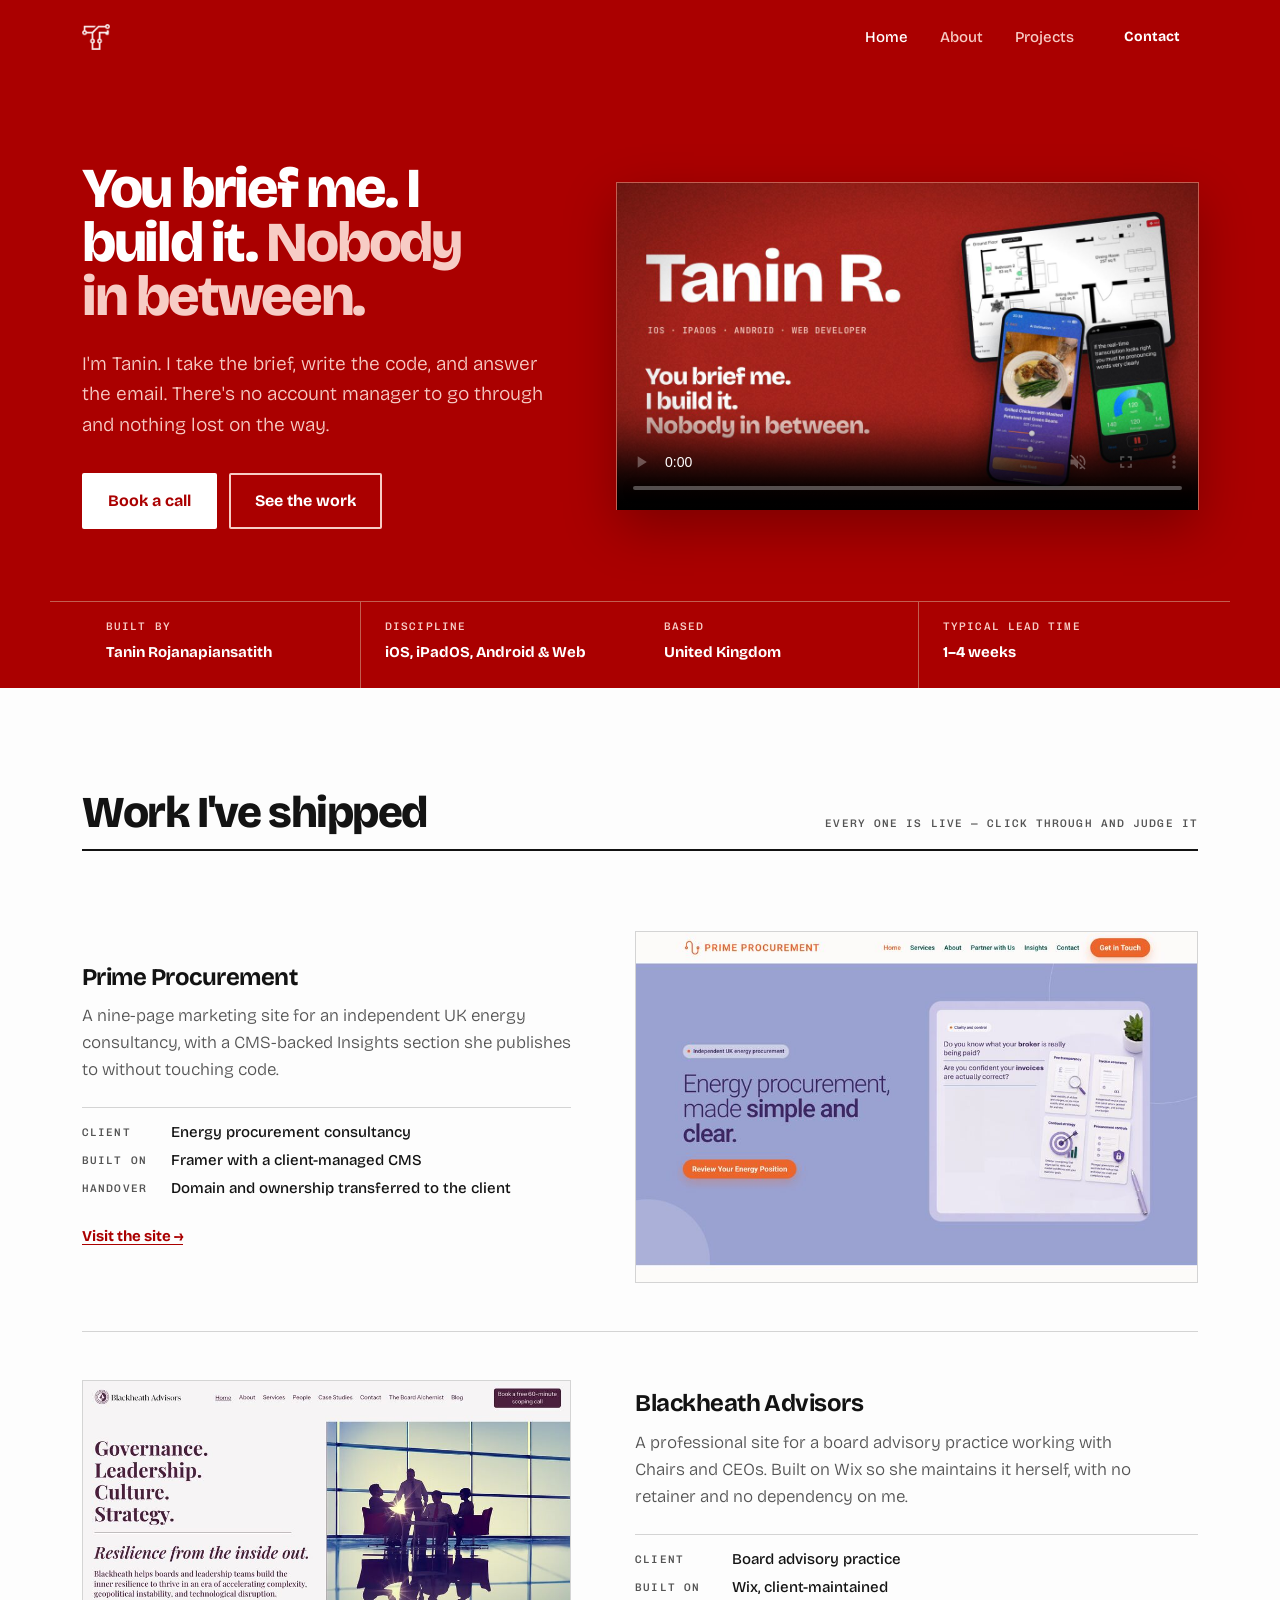
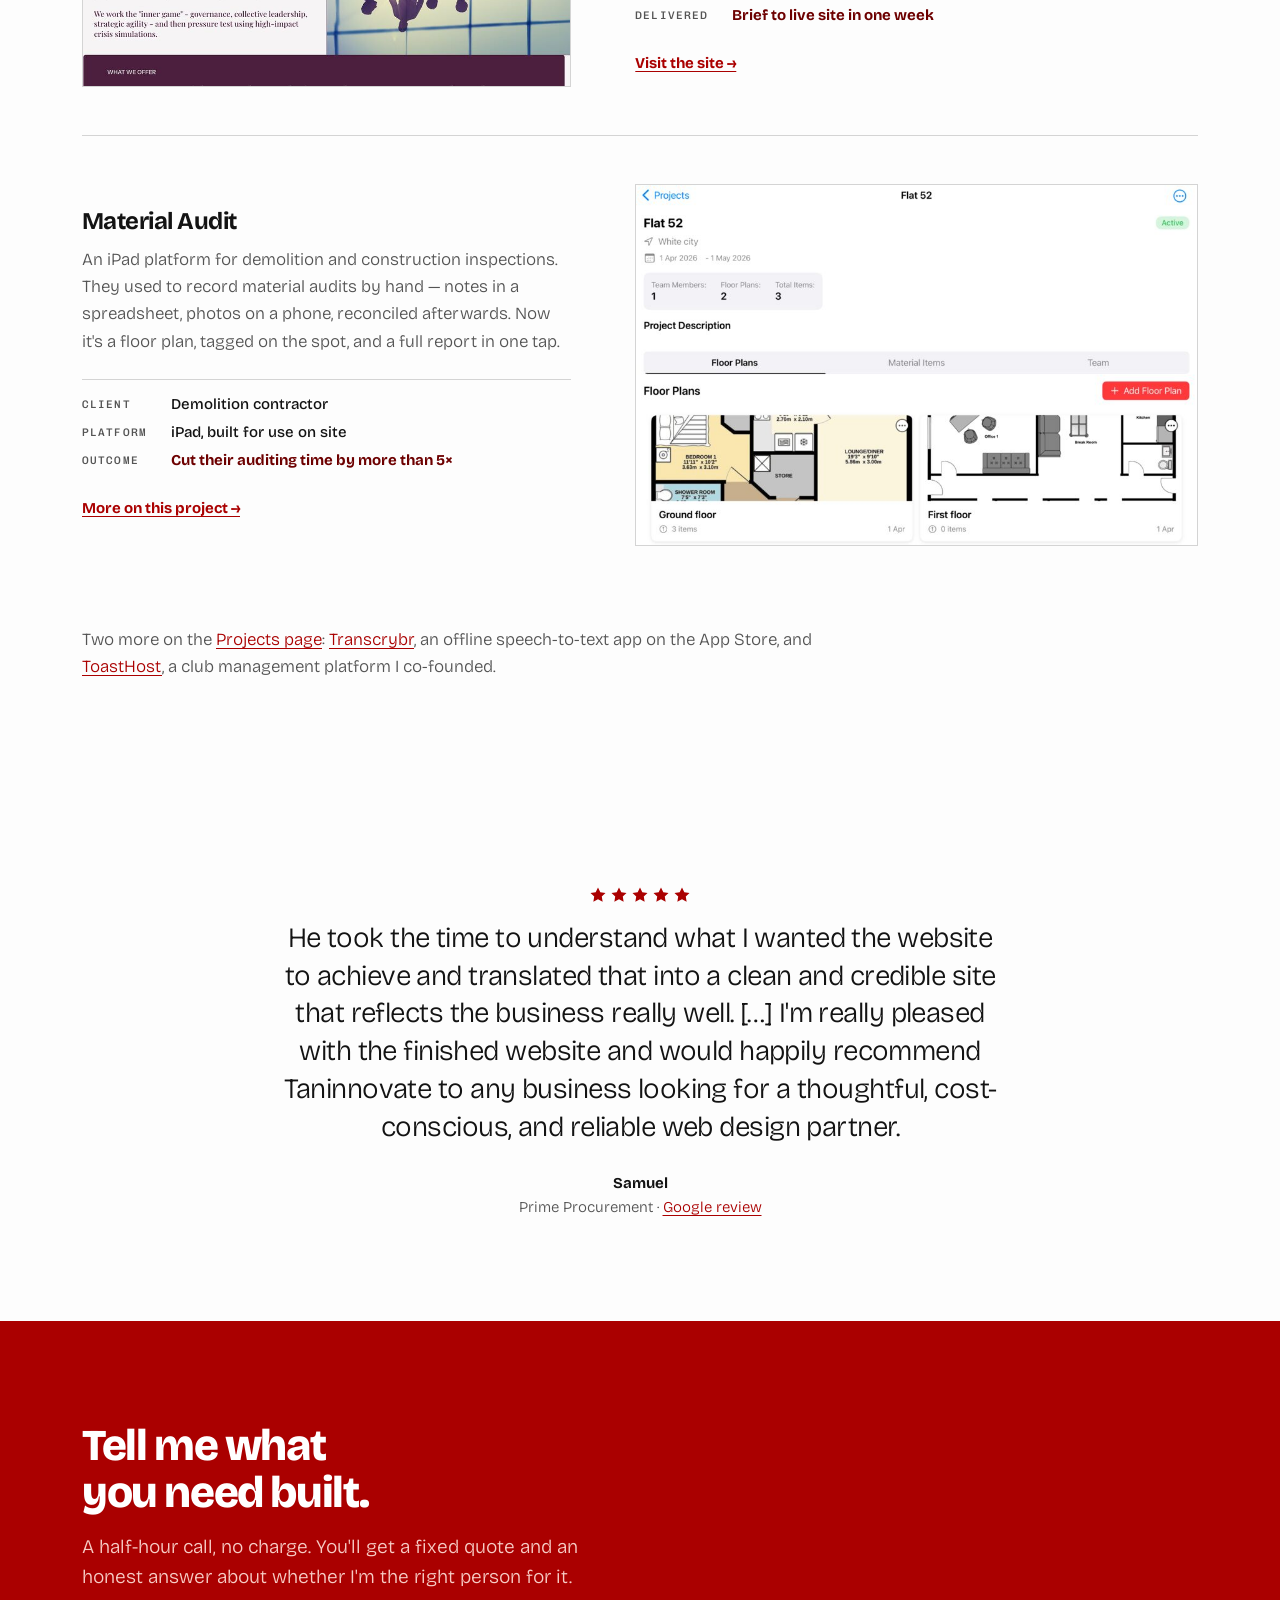
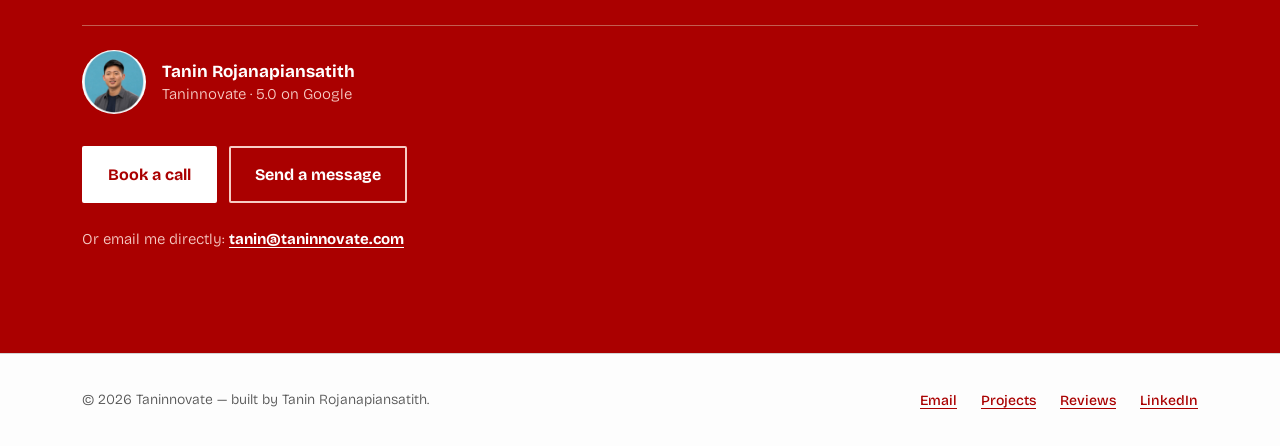
<file: index.html>
<!DOCTYPE html>
<html lang="en" class="no-js">
<head>
  <meta charset="UTF-8">
  <script>document.documentElement.className="js"</script>
  <meta name="viewport" content="width=device-width, initial-scale=1.0">
  <title>Taninnovate &mdash; You brief me. I build it.</title>
  <meta name="description" content="I'm Tanin. I build bespoke websites and iPad apps for UK businesses. You deal with me directly &mdash; no account managers, nothing lost in the handover.">
  <link rel="canonical" href="https://taninnovate.com/">
  <meta property="og:title" content="Taninnovate &mdash; You brief me. I build it.">
  <meta property="og:description" content="Bespoke websites, iPad and iPhone apps. You deal with me directly &mdash; no account managers, nothing lost in the handover.">
  <meta property="og:type" content="website">
  <meta property="og:url" content="https://taninnovate.com/">
  <meta property="og:image" content="https://taninnovate.com/images/og-taninnovate.png">
  <meta property="og:image:width" content="1200">
  <meta property="og:image:height" content="630">
  <meta name="twitter:card" content="summary_large_image">
  <link rel="icon" type="image/png" sizes="32x32" href="images/favicon.png">
  <link rel="apple-touch-icon" href="images/apple-touch-icon.png">
  <link rel="preconnect" href="https://fonts.googleapis.com">
  <link rel="preconnect" href="https://fonts.gstatic.com" crossorigin>
  <link href="https://fonts.googleapis.com/css2?family=Bricolage+Grotesque:opsz,wght@12..96,300;12..96,500;12..96,700;12..96,800&family=Chivo+Mono:wght@500&display=swap" rel="stylesheet">
  <link rel="stylesheet" href="css/reset.css?v=20260929b">
  <link rel="stylesheet" href="css/style.css?v=20260929b">
</head>
<body>
  <div class="page-wrapper">
    <header class="site-header">
      <nav class="container nav">
        <a href="index.html" class="nav-logo">
          <img src="images/logo-white.png" alt="Taninnovate" class="nav-logo-img" width="130" height="120">
        </a>
        <button class="nav-toggle" aria-label="Toggle menu" aria-expanded="false">
          <span class="nav-toggle-bar"></span>
          <span class="nav-toggle-bar"></span>
          <span class="nav-toggle-bar"></span>
        </button>
        <ul class="nav-links">
          <li><a href="index.html" aria-current="page">Home</a></li>
          <li><a href="about.html">About</a></li>
          <li><a href="work.html">Projects</a></li>
          <li><a href="contact.html" class="btn btn-primary btn-sm">Contact</a></li>
        </ul>
      </nav>
    </header>

    <main>
      <section class="hero">
        <div class="container hero-inner">
          <h1>You brief me. I build it. <span class="quiet">Nobody in between.</span></h1>
          <!-- 15-second reel. Sits second in source so on phones it lands straight
               under the headline, above the fold. Muted so browsers allow
               autoplay; main.js plays it only while on screen and never under
               prefers-reduced-motion. Controls stay for pause and sound. -->
          <figure class="hero-reel">
            <video class="reel-video" src="images/reel-taninnovate.mp4" poster="images/reel-poster.jpg"
                   width="1280" height="720" muted loop playsinline controls preload="metadata"
                   aria-label="Short reel of recent apps and websites I've built"></video>
          </figure>
          <p class="lede">I'm Tanin. I take the brief, write the code, and answer the email. There's no account manager to go through and nothing lost on the way.</p>
          <div class="hero-actions">
            <a href="https://calendly.com/tanin/new-meeting" target="_blank" rel="noopener" class="btn btn-primary">Book a call</a>
            <a href="work.html" class="btn btn-outline">See the work</a>
          </div>
        </div>
        <!-- The title block: what a drawing sheet puts in its corner. States
             the positioning as specification rather than as a claim. -->
        <dl class="container title-block">
          <div>
            <dt class="label">Built by</dt>
            <dd>Tanin Rojanapiansatith</dd>
          </div>
          <div>
            <dt class="label">Discipline</dt>
            <dd>iOS, iPadOS, Android &amp; Web</dd>
          </div>
          <div>
            <dt class="label">Based</dt>
            <dd>United Kingdom</dd>
          </div>
          <div>
            <dt class="label">Typical lead time</dt>
            <dd>1&ndash;4 weeks</dd>
          </div>
        </dl>
      </section>

      <section class="section">
        <div class="container">
          <div class="section-head">
            <h2>Work I've shipped</h2>
            <span class="label">Every one is live &mdash; click through and judge it</span>
          </div>

          <article class="entry">
            <div class="entry-body">
              <h3><a href="https://www.primeprocurement.co.uk" target="_blank" rel="noopener">Prime Procurement</a></h3>
              <p>A nine-page marketing site for an independent UK energy consultancy, with a CMS-backed Insights section she publishes to without touching code.</p>
              <dl class="spec">
                <dt>Client</dt><dd>Energy procurement consultancy</dd>
                <dt>Built on</dt><dd>Framer with a client-managed CMS</dd>
                <dt>Handover</dt><dd>Domain and ownership transferred to the client</dd>
              </dl>
              <a class="entry-link" href="https://www.primeprocurement.co.uk" target="_blank" rel="noopener">Visit the site &rarr;</a>
            </div>
            <img class="entry-shot" src="images/work-prime-procurement.jpg" width="900" height="563" loading="lazy"
                 alt="The Prime Procurement homepage: a violet hero reading &ldquo;Energy procurement, made simple and clear.&rdquo;">
          </article>

          <article class="entry entry--flip">
            <div class="entry-body">
              <h3><a href="https://www.blackheathadvisors.com" target="_blank" rel="noopener">Blackheath Advisors</a></h3>
              <p>A professional site for a board advisory practice working with Chairs and CEOs. Built on Wix so she maintains it herself, with no retainer and no dependency on me.</p>
              <dl class="spec">
                <dt>Client</dt><dd>Board advisory practice</dd>
                <dt>Built on</dt><dd>Wix, client-maintained</dd>
                <dt>Delivered</dt><dd class="out">Brief to live site in one week</dd>
              </dl>
              <a class="entry-link" href="https://www.blackheathadvisors.com" target="_blank" rel="noopener">Visit the site &rarr;</a>
            </div>
            <img class="entry-shot" src="images/work-blackheath-advisors.jpg" width="900" height="563" loading="lazy"
                 alt="The Blackheath Advisors homepage: serif headings reading Governance, Leadership, Culture, Strategy, beside a boardroom photograph.">
          </article>

          <article class="entry">
            <div class="entry-body">
              <h3><a href="work.html#material-audit">Material Audit</a></h3>
              <p>An iPad platform for demolition and construction inspections. They used to record material audits by hand &mdash; notes in a spreadsheet, photos on a phone, reconciled afterwards. Now it's a floor plan, tagged on the spot, and a full report in one tap.</p>
              <dl class="spec">
                <dt>Client</dt><dd>Demolition contractor</dd>
                <dt>Platform</dt><dd>iPad, built for use on site</dd>
                <dt>Outcome</dt><dd class="out">Cut their auditing time by more than 5&times;</dd>
              </dl>
              <a class="entry-link" href="work.html#material-audit">More on this project &rarr;</a>
            </div>
            <img class="entry-shot" src="images/work-material-audit.jpg" width="900" height="577" loading="lazy"
                 alt="Material Audit on iPad: a project called Flat 52 showing team members, floor plan count and item count, with two floor plan thumbnails below.">
          </article>

          <p class="section-note">
            Two more on the <a href="work.html">Projects page</a>: <a href="https://www.transcrybr.com" target="_blank" rel="noopener">Transcrybr</a>, an offline speech-to-text app on the App Store, and <a href="https://www.toasthost.co.uk" target="_blank" rel="noopener">ToastHost</a>, a club management platform I co-founded.
          </p>
        </div>
      </section>

      <section class="section">
        <div class="container">
          <!-- Hand-curated. The quote is copied in by hand, not fetched: the
               Places API bills at Google's Enterprise tier, caps at five
               reviews, and the Maps terms forbid storing review text.
               Do NOT add Review/AggregateRating JSON-LD — self-serving markup
               is ineligible and risks a domain-wide manual action.

               TO UPDATE (~2 min): read https://maps.google.com/?cid=9936926971516108110
               replace the quote verbatim, trim to ~55 words, mark any cut with
               [&hellip;], adjust the star count and the hidden "Rated N out of 5."
               This layout is built for ONE quote. A second wants a different
               composition, not a second <figure>. -->
          <svg class="svg-sprite" aria-hidden="true">
            <symbol id="icon-star" viewBox="0 0 20 20">
              <path d="M10 1.6l2.58 5.23 5.77.84-4.17 4.07.98 5.75L10 14.77l-5.16 2.72.98-5.75L1.65 7.67l5.77-.84L10 1.6z"/>
            </symbol>
          </svg>

          <figure class="testimonial">
            <div class="stars">
              <span class="visually-hidden">Rated 5 out of 5.</span>
              <svg class="star" aria-hidden="true"><use href="#icon-star"></use></svg>
              <svg class="star" aria-hidden="true"><use href="#icon-star"></use></svg>
              <svg class="star" aria-hidden="true"><use href="#icon-star"></use></svg>
              <svg class="star" aria-hidden="true"><use href="#icon-star"></use></svg>
              <svg class="star" aria-hidden="true"><use href="#icon-star"></use></svg>
            </div>
            <blockquote cite="https://maps.google.com/?cid=9936926971516108110">
              <p>He took the time to understand what I wanted the website to achieve and translated that into a clean and credible site that reflects the business really well. [&hellip;] I'm really pleased with the finished website and would happily recommend Taninnovate to any business looking for a thoughtful, cost-conscious, and reliable web design partner.</p>
            </blockquote>
            <figcaption>
              <span class="who">Samuel</span>
              <cite>Prime Procurement &middot; <a href="https://maps.google.com/?cid=9936926971516108110" target="_blank" rel="noopener">Google review</a></cite>
            </figcaption>
          </figure>
        </div>
      </section>

      <section class="closing">
        <div class="container">
          <h2>Tell me what you need built.</h2>
          <p class="lede">A half-hour call, no charge. You'll get a fixed quote and an honest answer about whether I'm the right person for it.</p>
          <div class="signature">
            <img src="images/tanin-profile.jpg" width="128" height="128" alt="Tanin">
            <span class="who">Tanin Rojanapiansatith<span>Taninnovate &middot; 5.0 on Google</span></span>
          </div>
          <div class="closing-actions">
            <a href="https://calendly.com/tanin/new-meeting" target="_blank" rel="noopener" class="btn btn-primary">Book a call</a>
            <a href="contact.html" class="btn btn-outline">Send a message</a>
          </div>
          <p class="closing-direct">Or email me directly: <a href="mailto:tanin@taninnovate.com">tanin@taninnovate.com</a></p>
        </div>
      </section>
    </main>

    <footer class="site-footer">
      <div class="container footer-inner">
        <p>&copy; 2026 Taninnovate &mdash; built by Tanin Rojanapiansatith.</p>
        <ul class="footer-links">
          <li><a href="mailto:tanin@taninnovate.com">Email</a></li>
          <li><a href="work.html">Projects</a></li>
          <li><a href="https://maps.google.com/?cid=9936926971516108110" target="_blank" rel="noopener">Reviews</a></li>
          <li><a href="https://www.linkedin.com/in/tanin-rojanapiansatith/" target="_blank" rel="noopener">LinkedIn</a></li>
        </ul>
      </div>
    </footer>
  </div>

  <script src="js/main.js?v=20260929b"></script>
</body>
</html>
</file>
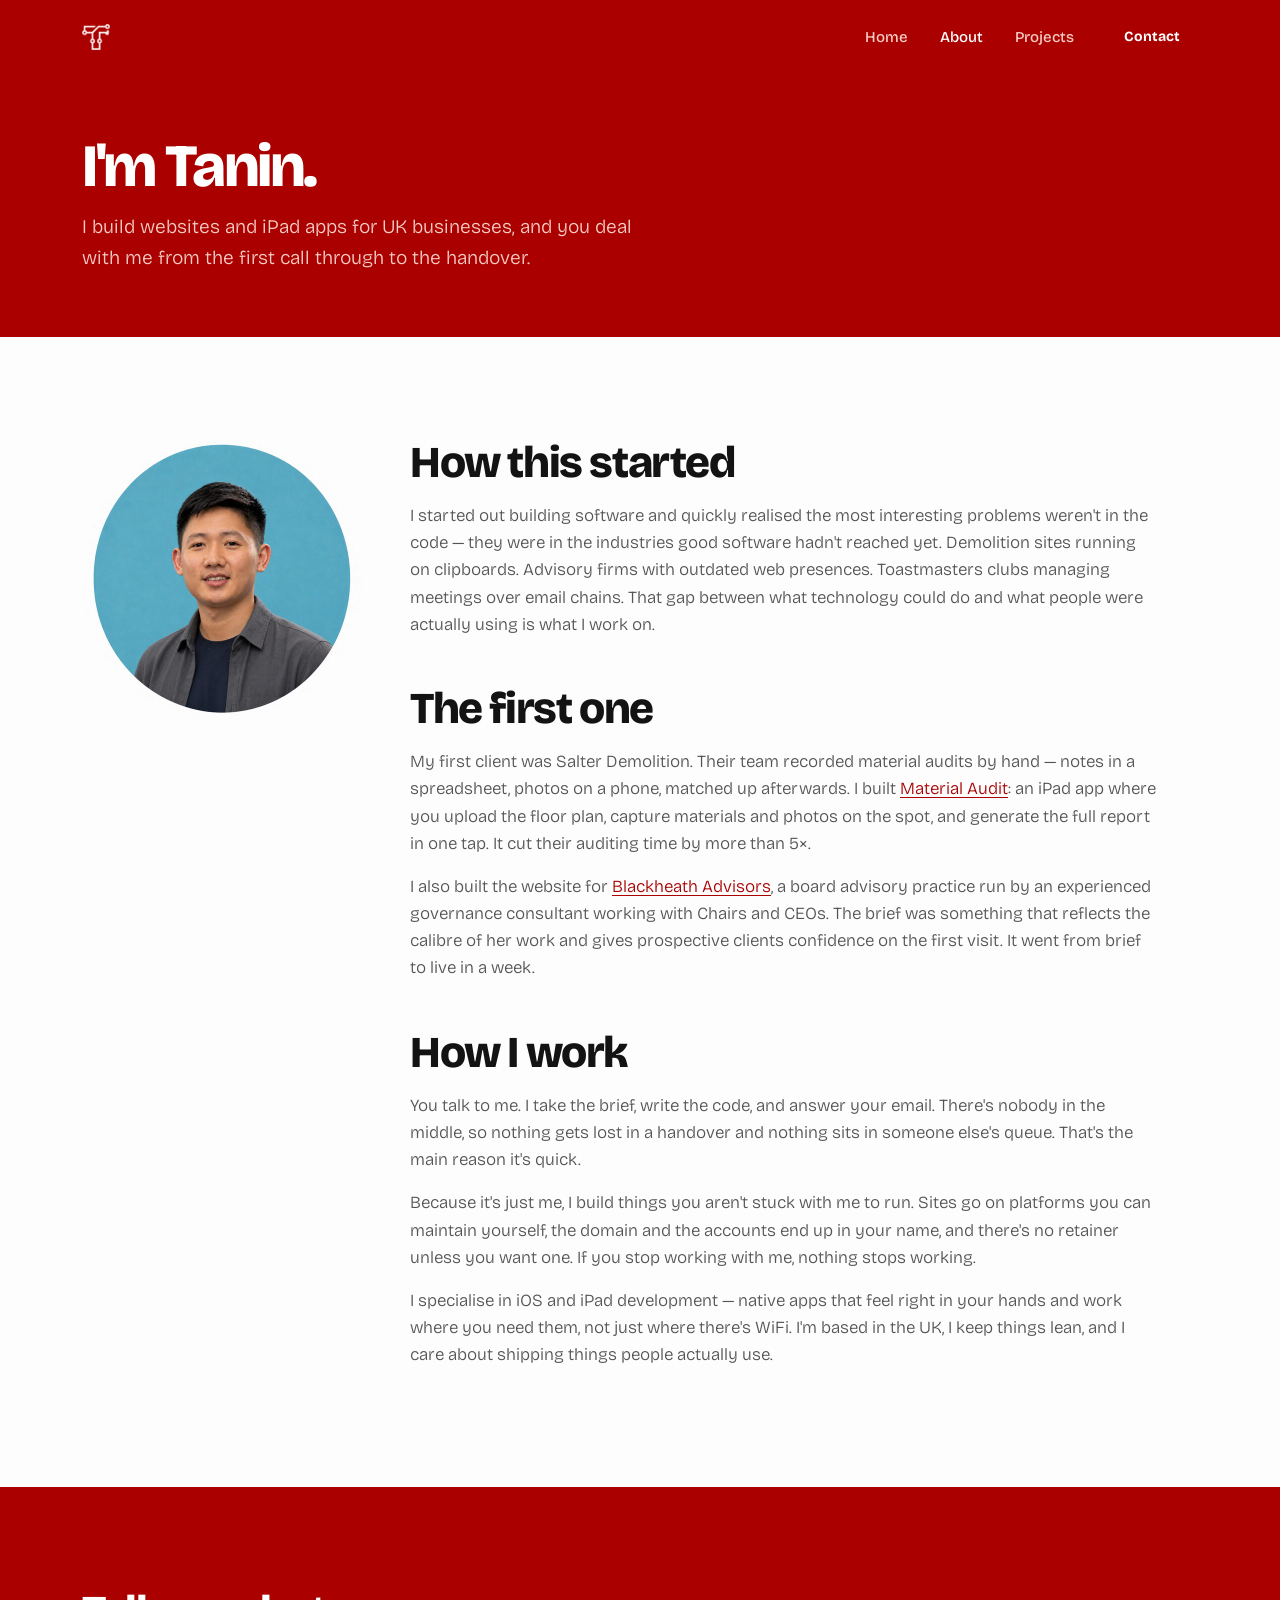
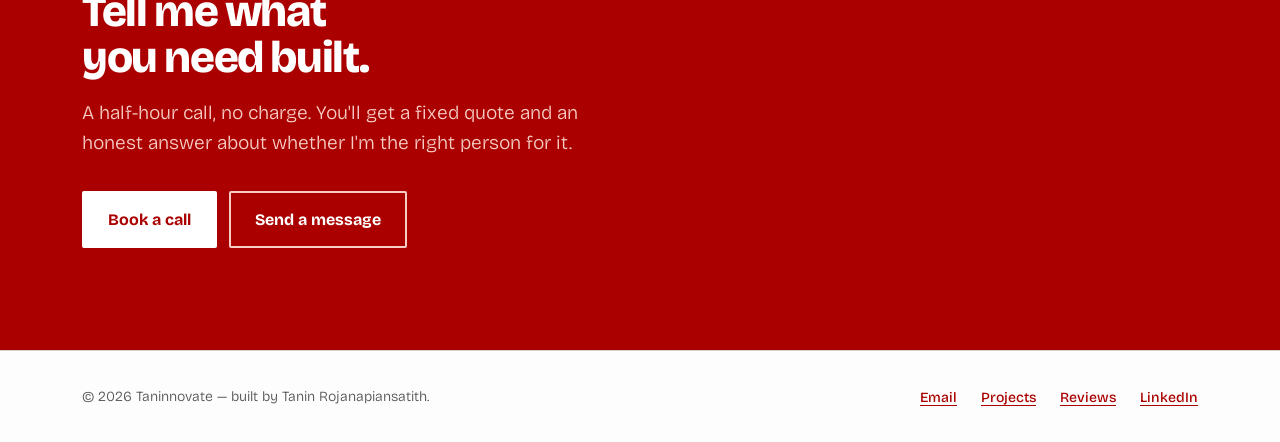
<file: about.html>
<!DOCTYPE html>
<html lang="en" class="no-js">
<head>
  <meta charset="UTF-8">
  <script>document.documentElement.className="js"</script>
  <meta name="viewport" content="width=device-width, initial-scale=1.0">
  <title>About &mdash; Taninnovate</title>
  <meta name="description" content="I'm Tanin Rojanapiansatith. I build websites and iPad apps for UK businesses, and you deal with me directly from the first call to the handover.">
  <link rel="canonical" href="https://taninnovate.com/about.html">
  <meta property="og:title" content="About &mdash; Taninnovate">
  <meta property="og:description" content="I'm Tanin. I build websites and iPad apps for UK businesses, and you deal with me directly.">
  <meta property="og:type" content="profile">
  <meta property="og:url" content="https://taninnovate.com/about.html">
  <meta property="og:image" content="https://taninnovate.com/images/og-taninnovate.png">
  <meta property="og:image:width" content="1200">
  <meta property="og:image:height" content="630">
  <meta name="twitter:card" content="summary_large_image">
  <link rel="icon" type="image/png" sizes="32x32" href="images/favicon.png">
  <link rel="apple-touch-icon" href="images/apple-touch-icon.png">
  <link rel="preconnect" href="https://fonts.googleapis.com">
  <link rel="preconnect" href="https://fonts.gstatic.com" crossorigin>
  <link href="https://fonts.googleapis.com/css2?family=Bricolage+Grotesque:opsz,wght@12..96,300;12..96,500;12..96,700;12..96,800&family=Chivo+Mono:wght@500&display=swap" rel="stylesheet">
  <link rel="stylesheet" href="css/reset.css?v=20260929b">
  <link rel="stylesheet" href="css/style.css?v=20260929b">
</head>
<body>
  <div class="page-wrapper">
    <header class="site-header">
      <nav class="container nav">
        <a href="index.html" class="nav-logo">
          <img src="images/logo-white.png" alt="Taninnovate" class="nav-logo-img" width="130" height="120">
        </a>
        <button class="nav-toggle" aria-label="Toggle menu" aria-expanded="false">
          <span class="nav-toggle-bar"></span>
          <span class="nav-toggle-bar"></span>
          <span class="nav-toggle-bar"></span>
        </button>
        <ul class="nav-links">
          <li><a href="index.html">Home</a></li>
          <li><a href="about.html" aria-current="page">About</a></li>
          <li><a href="work.html">Projects</a></li>
          <li><a href="contact.html" class="btn btn-primary btn-sm">Contact</a></li>
        </ul>
      </nav>
    </header>

    <main>
      <section class="page-header">
        <div class="container">
          <h1>I'm Tanin.</h1>
          <p class="lede">I build websites and iPad apps for UK businesses, and you deal with me from the first call through to the handover.</p>
        </div>
      </section>

      <section class="section">
        <div class="container split split--photo">
          <div class="about-photo">
            <img src="images/tanin-profile.jpg" width="560" height="560" alt="Tanin" loading="lazy">
          </div>
          <div class="prose">
            <h2>How this started</h2>
            <p>I started out building software and quickly realised the most interesting problems weren't in the code &mdash; they were in the industries good software hadn't reached yet. Demolition sites running on clipboards. Advisory firms with outdated web presences. Toastmasters clubs managing meetings over email chains. That gap between what technology could do and what people were actually using is what I work on.</p>

            <h2>The first one</h2>
            <p>My first client was Salter Demolition. Their team recorded material audits by hand &mdash; notes in a spreadsheet, photos on a phone, matched up afterwards. I built <a href="work.html#material-audit">Material Audit</a>: an iPad app where you upload the floor plan, capture materials and photos on the spot, and generate the full report in one tap. It cut their auditing time by more than 5&times;.</p>
            <p>I also built the website for <a href="work.html#blackheath-advisors">Blackheath Advisors</a>, a board advisory practice run by an experienced governance consultant working with Chairs and CEOs. The brief was something that reflects the calibre of her work and gives prospective clients confidence on the first visit. It went from brief to live in a week.</p>

            <h2>How I work</h2>
            <p>You talk to me. I take the brief, write the code, and answer your email. There's nobody in the middle, so nothing gets lost in a handover and nothing sits in someone else's queue. That's the main reason it's quick.</p>
            <p>Because it's just me, I build things you aren't stuck with me to run. Sites go on platforms you can maintain yourself, the domain and the accounts end up in your name, and there's no retainer unless you want one. If you stop working with me, nothing stops working.</p>
            <p>I specialise in iOS and iPad development &mdash; native apps that feel right in your hands and work where you need them, not just where there's WiFi. I'm based in the UK, I keep things lean, and I care about shipping things people actually use.</p>
          </div>
        </div>
      </section>

      <section class="closing">
        <div class="container">
          <h2>Tell me what you need built.</h2>
          <p class="lede">A half-hour call, no charge. You'll get a fixed quote and an honest answer about whether I'm the right person for it.</p>
          <div class="closing-actions">
            <a href="https://calendly.com/tanin/new-meeting" target="_blank" rel="noopener" class="btn btn-primary">Book a call</a>
            <a href="contact.html" class="btn btn-outline">Send a message</a>
          </div>
        </div>
      </section>
    </main>

    <footer class="site-footer">
      <div class="container footer-inner">
        <p>&copy; 2026 Taninnovate &mdash; built by Tanin Rojanapiansatith.</p>
        <ul class="footer-links">
          <li><a href="mailto:tanin@taninnovate.com">Email</a></li>
          <li><a href="work.html">Projects</a></li>
          <li><a href="https://maps.google.com/?cid=9936926971516108110" target="_blank" rel="noopener">Reviews</a></li>
          <li><a href="https://www.linkedin.com/in/tanin-rojanapiansatith/" target="_blank" rel="noopener">LinkedIn</a></li>
        </ul>
      </div>
    </footer>
  </div>

  <script src="js/main.js?v=20260929b"></script>
</body>
</html>
</file>
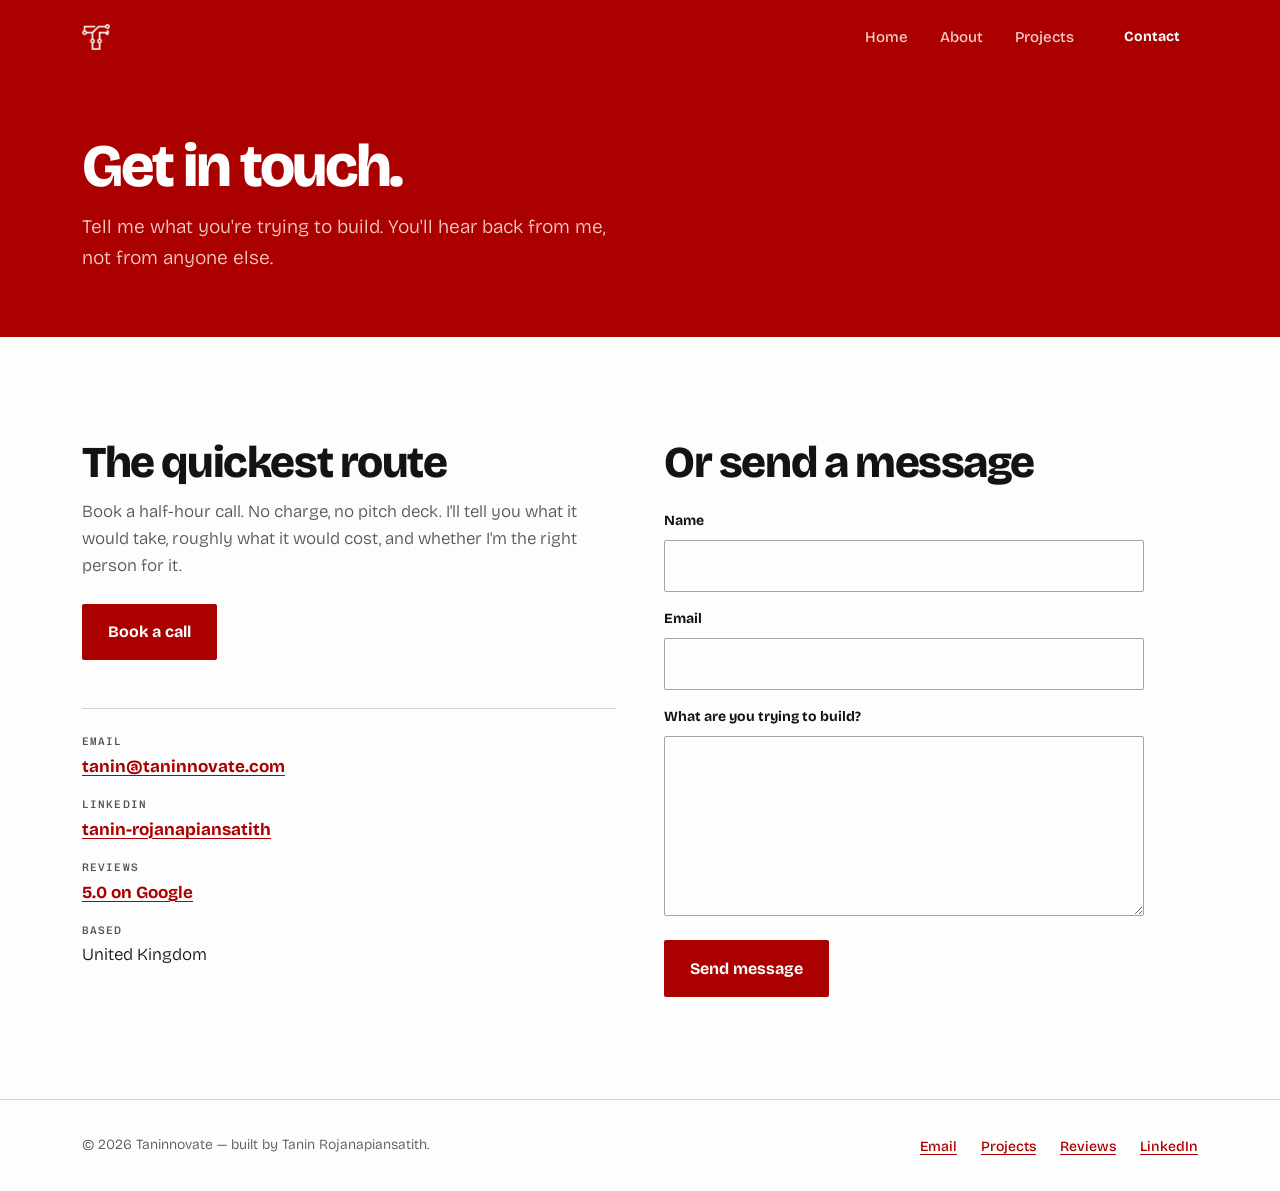
<file: contact.html>
<!DOCTYPE html>
<html lang="en" class="no-js">
<head>
  <meta charset="UTF-8">
  <script>document.documentElement.className="js"</script>
  <meta name="viewport" content="width=device-width, initial-scale=1.0">
  <title>Contact &mdash; Taninnovate</title>
  <meta name="description" content="Book a half-hour call with me, or send a message. You'll get a fixed quote and an honest answer about whether I'm the right person for the job.">
  <link rel="canonical" href="https://taninnovate.com/contact.html">
  <meta property="og:title" content="Contact &mdash; Taninnovate">
  <meta property="og:description" content="Book a half-hour call with me, or send a message. Fixed quote, honest answer.">
  <meta property="og:type" content="website">
  <meta property="og:url" content="https://taninnovate.com/contact.html">
  <meta property="og:image" content="https://taninnovate.com/images/og-taninnovate.png">
  <meta property="og:image:width" content="1200">
  <meta property="og:image:height" content="630">
  <meta name="twitter:card" content="summary_large_image">
  <link rel="icon" type="image/png" sizes="32x32" href="images/favicon.png">
  <link rel="apple-touch-icon" href="images/apple-touch-icon.png">
  <link rel="preconnect" href="https://fonts.googleapis.com">
  <link rel="preconnect" href="https://fonts.gstatic.com" crossorigin>
  <link href="https://fonts.googleapis.com/css2?family=Bricolage+Grotesque:opsz,wght@12..96,300;12..96,500;12..96,700;12..96,800&family=Chivo+Mono:wght@500&display=swap" rel="stylesheet">
  <link rel="stylesheet" href="css/reset.css?v=20260929b">
  <link rel="stylesheet" href="css/style.css?v=20260929b">
</head>
<body>
  <div class="page-wrapper">
    <header class="site-header">
      <nav class="container nav">
        <a href="index.html" class="nav-logo">
          <img src="images/logo-white.png" alt="Taninnovate" class="nav-logo-img" width="130" height="120">
        </a>
        <button class="nav-toggle" aria-label="Toggle menu" aria-expanded="false">
          <span class="nav-toggle-bar"></span>
          <span class="nav-toggle-bar"></span>
          <span class="nav-toggle-bar"></span>
        </button>
        <ul class="nav-links">
          <li><a href="index.html">Home</a></li>
          <li><a href="about.html">About</a></li>
          <li><a href="work.html">Projects</a></li>
          <li><a href="contact.html" aria-current="page" class="btn btn-primary btn-sm">Contact</a></li>
        </ul>
      </nav>
    </header>

    <main>
      <section class="page-header">
        <div class="container">
          <h1>Get in touch.</h1>
          <p class="lede">Tell me what you're trying to build. You'll hear back from me, not from anyone else.</p>
        </div>
      </section>

      <section class="section">
        <div class="container split">
          <div class="contact-col">
            <h2>The quickest route</h2>
            <p>Book a half-hour call. No charge, no pitch deck. I'll tell you what it would take, roughly what it would cost, and whether I'm the right person for it.</p>
            <p class="contact-cta">
              <a href="https://calendly.com/tanin/new-meeting" target="_blank" rel="noopener" class="btn btn-primary">Book a call</a>
            </p>

            <ul class="direct">
              <li>
                <span class="label">Email</span>
                <a href="mailto:tanin@taninnovate.com">tanin@taninnovate.com</a>
              </li>
              <li>
                <span class="label">LinkedIn</span>
                <a href="https://www.linkedin.com/in/tanin-rojanapiansatith/" target="_blank" rel="noopener">tanin-rojanapiansatith</a>
              </li>
              <li>
                <span class="label">Reviews</span>
                <a href="https://maps.google.com/?cid=9936926971516108110" target="_blank" rel="noopener">5.0 on Google</a>
              </li>
              <li>
                <span class="label">Based</span>
                <span>United Kingdom</span>
              </li>
            </ul>
          </div>

          <div class="contact-col">
            <h2>Or send a message</h2>
            <form class="contact-form" action="https://formspree.io/f/xkoqnlyj" method="POST">
              <label for="name">Name</label>
              <input type="text" id="name" name="name" autocomplete="name" required>

              <label for="email">Email</label>
              <input type="email" id="email" name="email" autocomplete="email" required>

              <label for="message">What are you trying to build?</label>
              <textarea id="message" name="message" rows="6" required></textarea>

              <button type="submit" class="btn btn-primary">Send message</button>
            </form>
          </div>
        </div>
      </section>
    </main>

    <footer class="site-footer">
      <div class="container footer-inner">
        <p>&copy; 2026 Taninnovate &mdash; built by Tanin Rojanapiansatith.</p>
        <ul class="footer-links">
          <li><a href="mailto:tanin@taninnovate.com">Email</a></li>
          <li><a href="work.html">Projects</a></li>
          <li><a href="https://maps.google.com/?cid=9936926971516108110" target="_blank" rel="noopener">Reviews</a></li>
          <li><a href="https://www.linkedin.com/in/tanin-rojanapiansatith/" target="_blank" rel="noopener">LinkedIn</a></li>
        </ul>
      </div>
    </footer>
  </div>

  <script src="js/main.js?v=20260929b"></script>
</body>
</html>
</file>
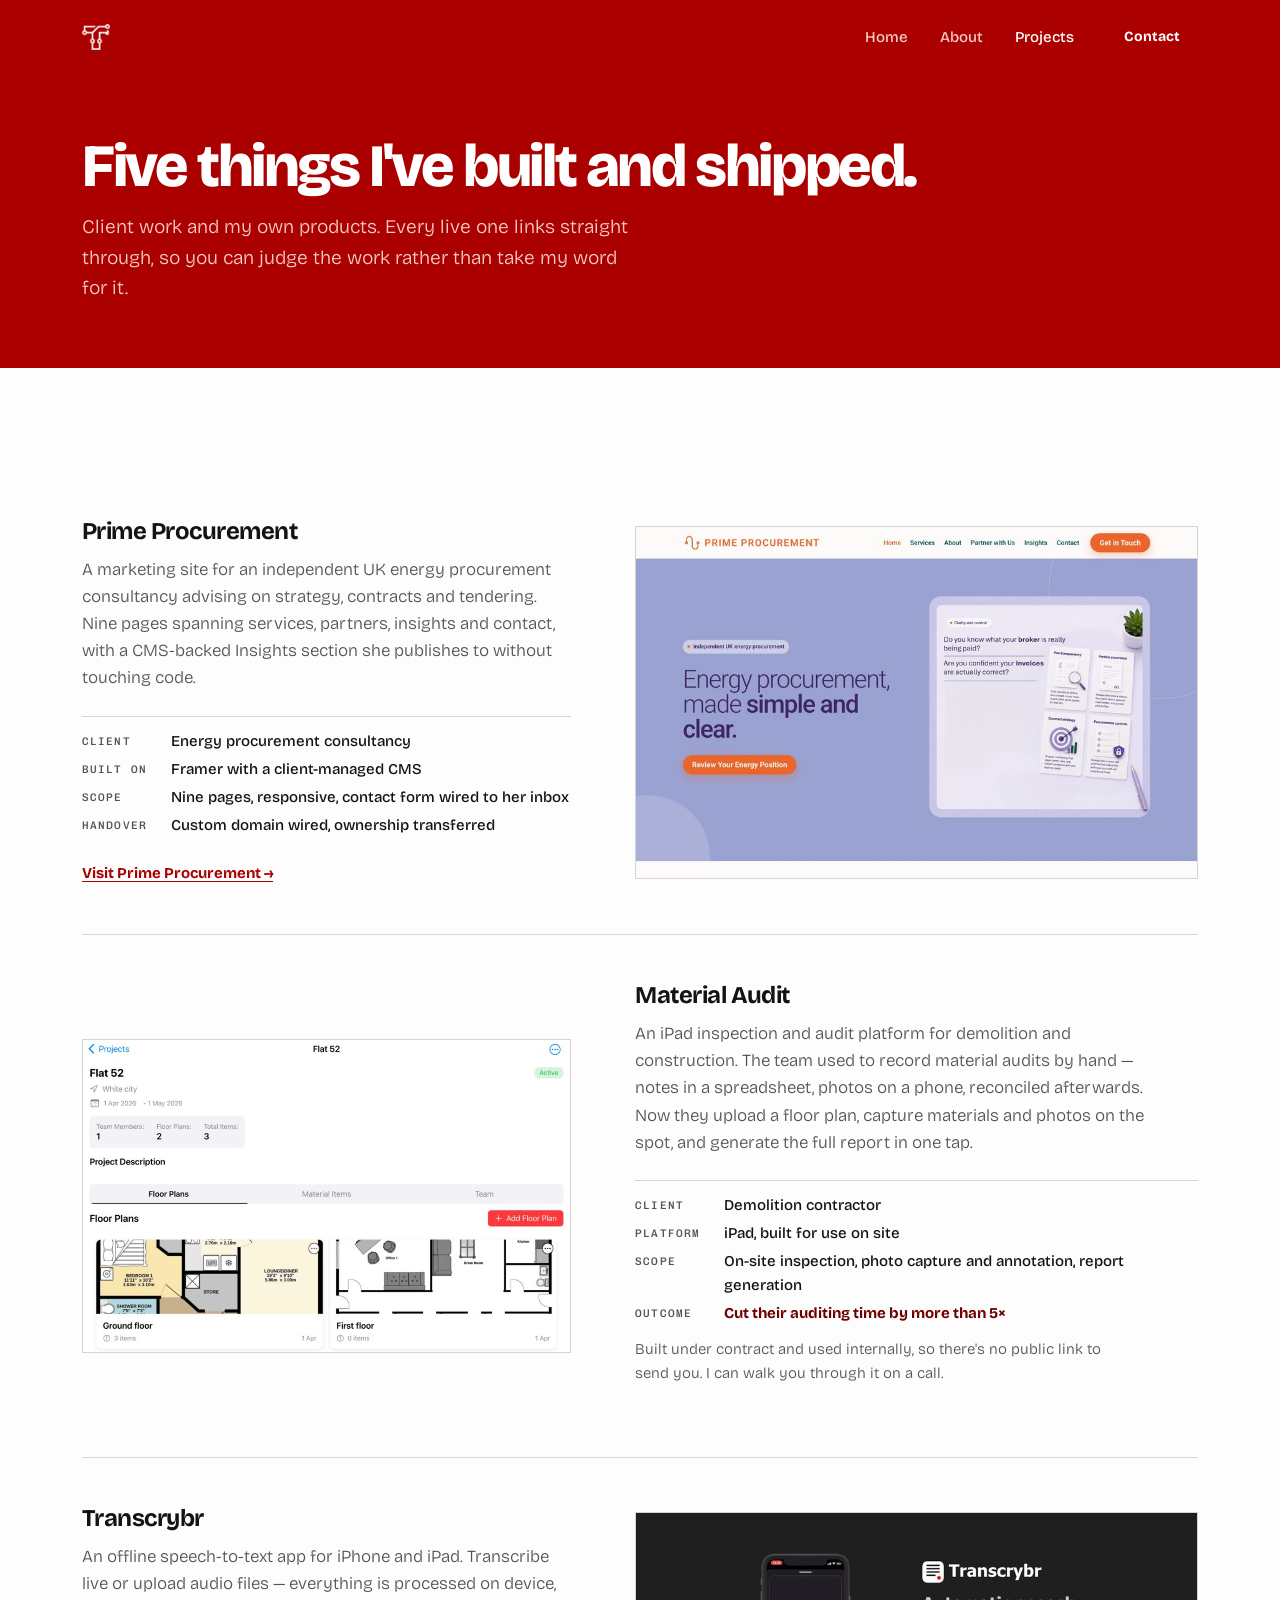
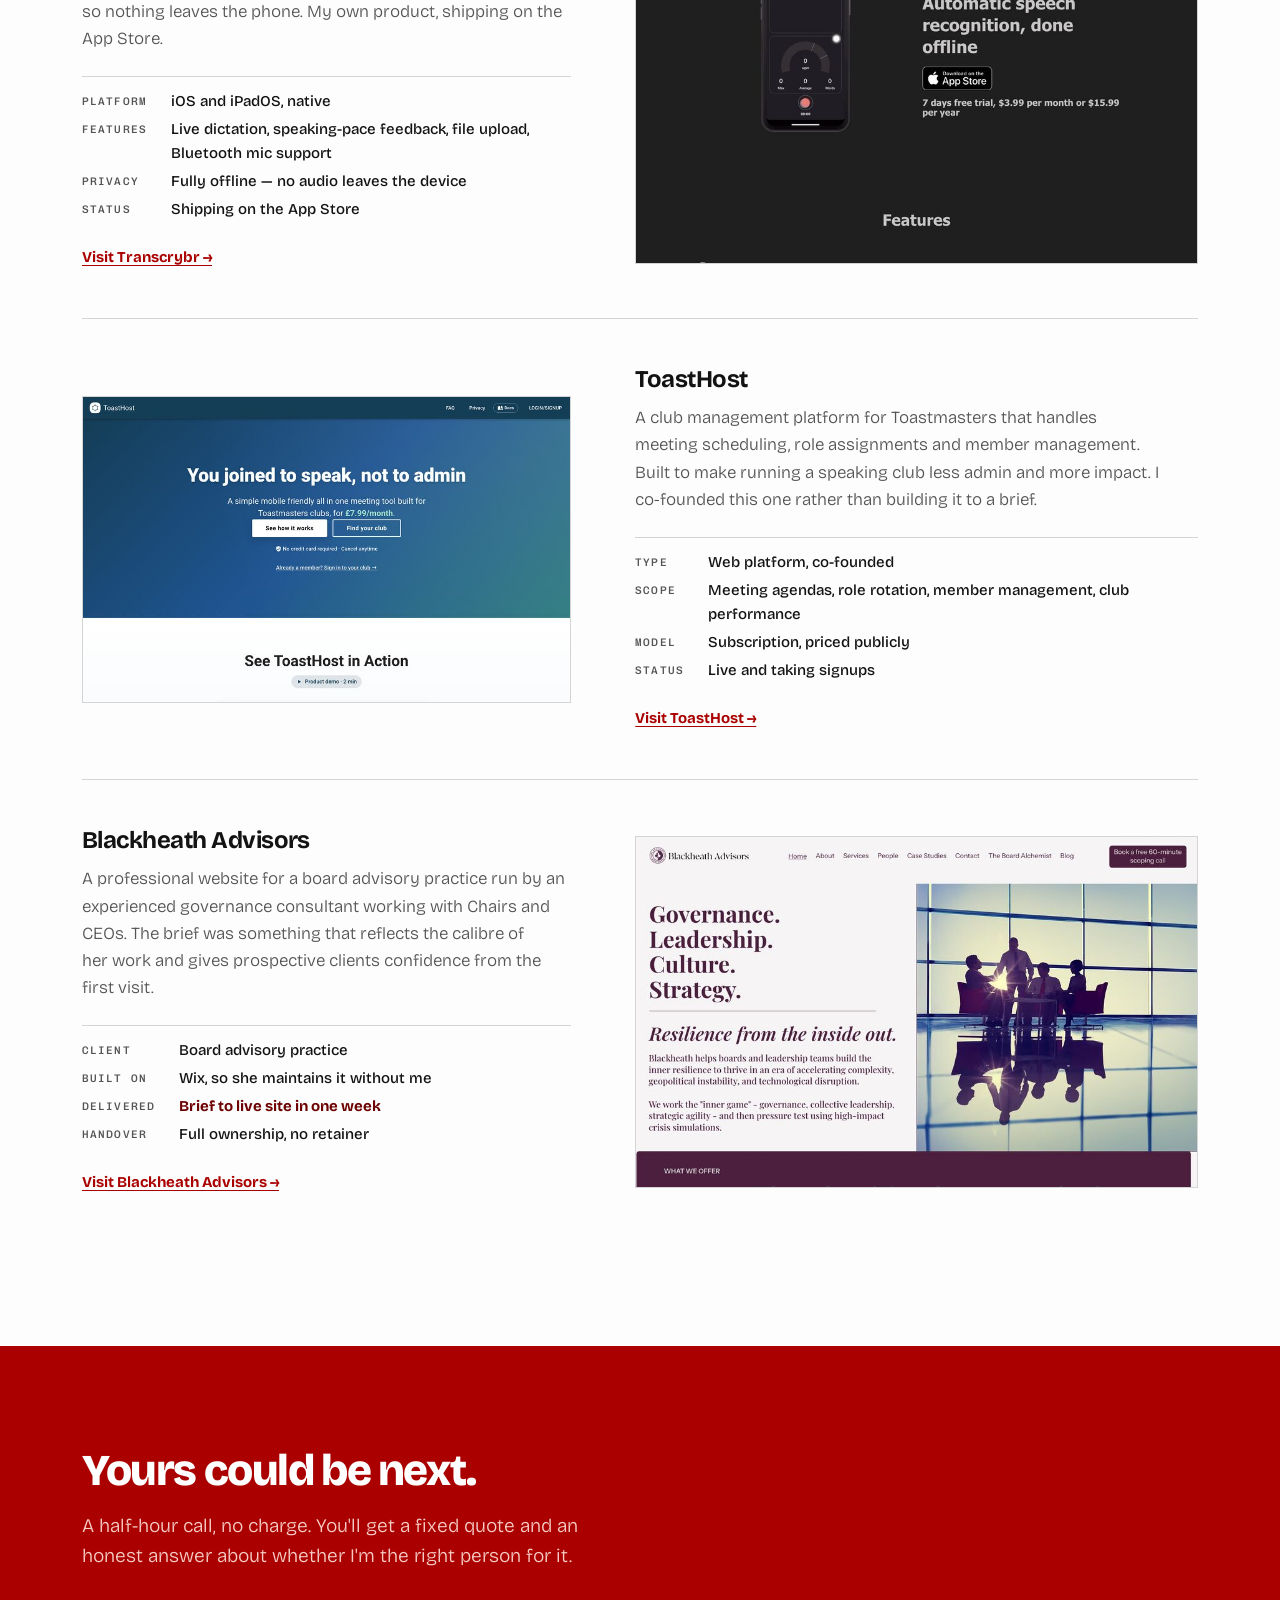
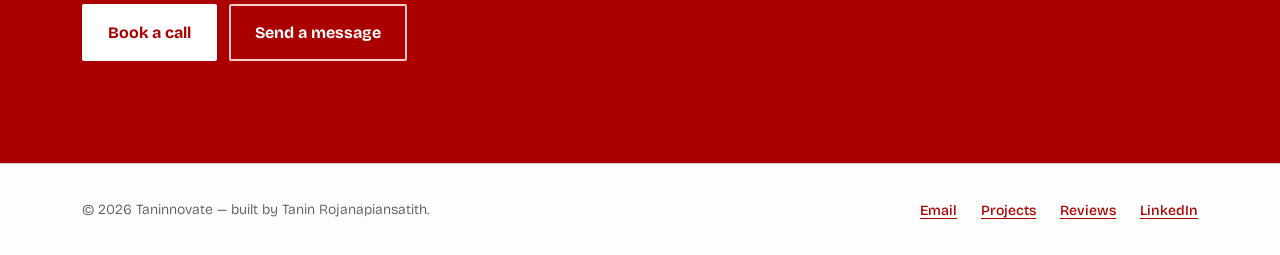
<file: work.html>
<!DOCTYPE html>
<html lang="en" class="no-js">
<head>
  <meta charset="UTF-8">
  <script>document.documentElement.className="js"</script>
  <meta name="viewport" content="width=device-width, initial-scale=1.0">
  <title>Projects &mdash; Taninnovate</title>
  <meta name="description" content="Five things I've built and shipped: Prime Procurement, Blackheath Advisors, Material Audit, Transcrybr and ToastHost. Websites and iPad apps for UK businesses.">
  <link rel="canonical" href="https://taninnovate.com/work.html">
  <meta property="og:title" content="Projects &mdash; Taninnovate">
  <meta property="og:description" content="Five things I've built and shipped. Websites and iPad apps for UK businesses.">
  <meta property="og:type" content="website">
  <meta property="og:url" content="https://taninnovate.com/work.html">
  <meta property="og:image" content="https://taninnovate.com/images/og-taninnovate.png">
  <meta property="og:image:width" content="1200">
  <meta property="og:image:height" content="630">
  <meta name="twitter:card" content="summary_large_image">
  <link rel="icon" type="image/png" sizes="32x32" href="images/favicon.png">
  <link rel="apple-touch-icon" href="images/apple-touch-icon.png">
  <link rel="preconnect" href="https://fonts.googleapis.com">
  <link rel="preconnect" href="https://fonts.gstatic.com" crossorigin>
  <link href="https://fonts.googleapis.com/css2?family=Bricolage+Grotesque:opsz,wght@12..96,300;12..96,500;12..96,700;12..96,800&family=Chivo+Mono:wght@500&display=swap" rel="stylesheet">
  <link rel="stylesheet" href="css/reset.css?v=20260929b">
  <link rel="stylesheet" href="css/style.css?v=20260929b">
</head>
<body>
  <div class="page-wrapper">
    <header class="site-header">
      <nav class="container nav">
        <a href="index.html" class="nav-logo">
          <img src="images/logo-white.png" alt="Taninnovate" class="nav-logo-img" width="130" height="120">
        </a>
        <button class="nav-toggle" aria-label="Toggle menu" aria-expanded="false">
          <span class="nav-toggle-bar"></span>
          <span class="nav-toggle-bar"></span>
          <span class="nav-toggle-bar"></span>
        </button>
        <ul class="nav-links">
          <li><a href="index.html">Home</a></li>
          <li><a href="about.html">About</a></li>
          <li><a href="work.html" aria-current="page">Projects</a></li>
          <li><a href="contact.html" class="btn btn-primary btn-sm">Contact</a></li>
        </ul>
      </nav>
    </header>

    <main>
      <section class="page-header">
        <div class="container">
          <h1>Five things I've built and shipped.</h1>
          <p class="lede">Client work and my own products. Every live one links straight through, so you can judge the work rather than take my word for it.</p>
        </div>
      </section>

      <section class="section">
        <div class="container">

          <article class="entry" id="prime-procurement">
            <div class="entry-body">
              <h3><a href="https://www.primeprocurement.co.uk" target="_blank" rel="noopener">Prime Procurement</a></h3>
              <p>A marketing site for an independent UK energy procurement consultancy advising on strategy, contracts and tendering. Nine pages spanning services, partners, insights and contact, with a CMS-backed Insights section she publishes to without touching code.</p>
              <dl class="spec">
                <dt>Client</dt><dd>Energy procurement consultancy</dd>
                <dt>Built on</dt><dd>Framer with a client-managed CMS</dd>
                <dt>Scope</dt><dd>Nine pages, responsive, contact form wired to her inbox</dd>
                <dt>Handover</dt><dd>Custom domain wired, ownership transferred</dd>
              </dl>
              <a class="entry-link" href="https://www.primeprocurement.co.uk" target="_blank" rel="noopener">Visit Prime Procurement &rarr;</a>
            </div>
            <img class="entry-shot" src="images/work-prime-procurement.jpg" width="900" height="563" loading="lazy"
                 alt="The Prime Procurement homepage: a violet hero reading &ldquo;Energy procurement, made simple and clear.&rdquo;">
          </article>

          <article class="entry entry--flip" id="material-audit">
            <div class="entry-body">
              <h3>Material Audit</h3>
              <p>An iPad inspection and audit platform for demolition and construction. The team used to record material audits by hand &mdash; notes in a spreadsheet, photos on a phone, reconciled afterwards. Now they upload a floor plan, capture materials and photos on the spot, and generate the full report in one tap.</p>
              <dl class="spec">
                <dt>Client</dt><dd>Demolition contractor</dd>
                <dt>Platform</dt><dd>iPad, built for use on site</dd>
                <dt>Scope</dt><dd>On-site inspection, photo capture and annotation, report generation</dd>
                <dt>Outcome</dt><dd class="out">Cut their auditing time by more than 5&times;</dd>
              </dl>
              <p class="entry-note">Built under contract and used internally, so there's no public link to send you. I can walk you through it on a call.</p>
            </div>
            <img class="entry-shot" src="images/work-material-audit.jpg" width="900" height="577" loading="lazy"
                 alt="Material Audit on iPad: a project called Flat 52 showing team members, floor plan count and item count, with two floor plan thumbnails below.">
          </article>

          <article class="entry" id="transcrybr">
            <div class="entry-body">
              <h3><a href="https://www.transcrybr.com" target="_blank" rel="noopener">Transcrybr</a></h3>
              <p>An offline speech-to-text app for iPhone and iPad. Transcribe live or upload audio files &mdash; everything is processed on device, so nothing leaves the phone. My own product, shipping on the App Store.</p>
              <dl class="spec">
                <dt>Platform</dt><dd>iOS and iPadOS, native</dd>
                <dt>Features</dt><dd>Live dictation, speaking-pace feedback, file upload, Bluetooth mic support</dd>
                <dt>Privacy</dt><dd>Fully offline &mdash; no audio leaves the device</dd>
                <dt>Status</dt><dd>Shipping on the App Store</dd>
              </dl>
              <a class="entry-link" href="https://www.transcrybr.com" target="_blank" rel="noopener">Visit Transcrybr &rarr;</a>
            </div>
            <img class="entry-shot" src="images/work-transcrybr.jpg" width="900" height="563" loading="lazy"
                 alt="The Transcrybr site: an iPhone showing live transcription with a words-per-minute dial, beside a Download on the App Store badge.">
          </article>

          <article class="entry entry--flip" id="toasthost">
            <div class="entry-body">
              <h3><a href="https://www.toasthost.co.uk" target="_blank" rel="noopener">ToastHost</a></h3>
              <p>A club management platform for Toastmasters that handles meeting scheduling, role assignments and member management. Built to make running a speaking club less admin and more impact. I co-founded this one rather than building it to a brief.</p>
              <dl class="spec">
                <dt>Type</dt><dd>Web platform, co-founded</dd>
                <dt>Scope</dt><dd>Meeting agendas, role rotation, member management, club performance</dd>
                <dt>Model</dt><dd>Subscription, priced publicly</dd>
                <dt>Status</dt><dd>Live and taking signups</dd>
              </dl>
              <a class="entry-link" href="https://www.toasthost.co.uk" target="_blank" rel="noopener">Visit ToastHost &rarr;</a>
            </div>
            <img class="entry-shot" src="images/work-toasthost.jpg" width="900" height="563" loading="lazy"
                 alt="The ToastHost homepage: a deep blue hero reading &ldquo;You joined to speak, not to admin.&rdquo;">
          </article>

          <article class="entry" id="blackheath-advisors">
            <div class="entry-body">
              <h3><a href="https://www.blackheathadvisors.com" target="_blank" rel="noopener">Blackheath Advisors</a></h3>
              <p>A professional website for a board advisory practice run by an experienced governance consultant working with Chairs and CEOs. The brief was something that reflects the calibre of her work and gives prospective clients confidence from the first visit.</p>
              <dl class="spec">
                <dt>Client</dt><dd>Board advisory practice</dd>
                <dt>Built on</dt><dd>Wix, so she maintains it without me</dd>
                <dt>Delivered</dt><dd class="out">Brief to live site in one week</dd>
                <dt>Handover</dt><dd>Full ownership, no retainer</dd>
              </dl>
              <a class="entry-link" href="https://www.blackheathadvisors.com" target="_blank" rel="noopener">Visit Blackheath Advisors &rarr;</a>
            </div>
            <img class="entry-shot" src="images/work-blackheath-advisors.jpg" width="900" height="563" loading="lazy"
                 alt="The Blackheath Advisors homepage: serif headings reading Governance, Leadership, Culture, Strategy, beside a boardroom photograph.">
          </article>

        </div>
      </section>

      <section class="closing">
        <div class="container">
          <h2>Yours could be next.</h2>
          <p class="lede">A half-hour call, no charge. You'll get a fixed quote and an honest answer about whether I'm the right person for it.</p>
          <div class="closing-actions">
            <a href="https://calendly.com/tanin/new-meeting" target="_blank" rel="noopener" class="btn btn-primary">Book a call</a>
            <a href="contact.html" class="btn btn-outline">Send a message</a>
          </div>
        </div>
      </section>
    </main>

    <footer class="site-footer">
      <div class="container footer-inner">
        <p>&copy; 2026 Taninnovate &mdash; built by Tanin Rojanapiansatith.</p>
        <ul class="footer-links">
          <li><a href="mailto:tanin@taninnovate.com">Email</a></li>
          <li><a href="work.html">Projects</a></li>
          <li><a href="https://maps.google.com/?cid=9936926971516108110" target="_blank" rel="noopener">Reviews</a></li>
          <li><a href="https://www.linkedin.com/in/tanin-rojanapiansatith/" target="_blank" rel="noopener">LinkedIn</a></li>
        </ul>
      </div>
    </footer>
  </div>

  <script src="js/main.js?v=20260929b"></script>
</body>
</html>
</file>
<file: css/style.css>
/* ================================
   1. Custom Properties
   ================================ */

:root {
  /* Colour — Committed oxblood on chroma-0 neutrals.
     Neutrals are deliberately chroma 0: for a red brand, tinting the
     neutrals "toward the brand hue" produces cream, which is the exact
     look this redesign exists to avoid. Every pair below is measured
     against WCAG 2.2 AA. */
  --paper:       oklch(0.993 0 0);          /* #fdfdfd */
  --paper-2:     oklch(0.968 0 0);          /* #f4f4f4 */
  --ink:         oklch(0.185 0 0);          /* #131313  18.3:1 on paper */
  --ink-2:       oklch(0.445 0 0);          /* #545454   7.4:1 on paper */
  --rule:        oklch(0.870 0 0);          /* #d4d4d4  decorative */
  --rule-strong: oklch(0.720 0 0);

  --brand:       oklch(0.463 0.190 29.2);   /* #aa0000   7.6:1 on paper, 7.8:1 vs white */
  --brand-deep:  oklch(0.335 0.140 29.2);   /* #6d0000  12.5:1 on paper */
  --brand-lift:  oklch(0.545 0.205 29.5);   /* #cc2217  hover */

  --on-brand:    #ffffff;                   /* 7.8:1 on brand */
  --on-brand-2:  oklch(0.880 0.050 29.2);   /* #f7ccc5   5.3:1 on brand */
  --on-brand-rule: oklch(0.600 0.130 29.2);

  --font-display: 'Bricolage Grotesque', system-ui, sans-serif;
  --font-mono: 'Chivo Mono', ui-monospace, SFMono-Regular, Menlo, monospace;

  --space-2xs: 0.25rem;
  --space-xs:  0.5rem;
  --space-sm:  0.75rem;
  --space-md:  1rem;
  --space-lg:  1.5rem;
  --space-xl:  2rem;
  --space-2xl: 3rem;
  --section-y: clamp(3.5rem, 8vw, 6.5rem);

  --container-max: 1180px;
  --container-pad: 1.5rem;

  /* Semantic z-index scale. Never arbitrary values. */
  --z-base: 1;
  --z-sticky: 100;
  --z-overlay: 200;

  --ease-out: cubic-bezier(0.22, 1, 0.36, 1);
  --dur: 220ms;
  --transition: var(--dur) var(--ease-out);
}

/* ================================
   2. Base
   ================================ */

body {
  font-family: var(--font-display);
  font-weight: 300;
  font-size: 1.0625rem;
  line-height: 1.6;
  color: var(--ink);
  background-color: var(--paper);
  -webkit-font-smoothing: antialiased;
}

::selection {
  background: var(--brand);
  color: var(--on-brand);
}

/* One focus style for the whole site. The previous stylesheet had none. */
:focus-visible {
  outline: 3px solid var(--brand);
  outline-offset: 3px;
  border-radius: 1px;
}

.on-brand :focus-visible,
.hero :focus-visible,
.site-header :focus-visible,
.closing :focus-visible {
  outline-color: var(--on-brand);
}

/* ================================
   3. Typography
   ================================ */

h1, h2, h3 {
  font-weight: 800;
  line-height: 1.05;
  text-wrap: balance;
}

/* -0.04em is the floor. Tighter and the letterforms touch. */
h1 {
  font-size: clamp(2.5rem, 7.5vw, 5.25rem);
  letter-spacing: -0.04em;
  line-height: 0.96;
}

h2 {
  font-size: clamp(1.75rem, 3.8vw, 2.75rem);
  letter-spacing: -0.032em;
}

h3 {
  font-size: clamp(1.2rem, 2vw, 1.5rem);
  letter-spacing: -0.022em;
  font-weight: 700;
}

p { text-wrap: pretty; }

a {
  color: var(--brand);
  text-decoration-thickness: 1px;
  text-underline-offset: 3px;
  transition: color var(--transition);
}

a:hover { color: var(--brand-lift); }

.lede {
  font-size: clamp(1.0625rem, 1.5vw, 1.25rem);
  max-width: 46ch;
}

/* Keyed labels, drafting-sheet style. Mono is used here because the
   reference is a drawing title block, not as generic "technical" dressing. */
.label {
  font-family: var(--font-mono);
  font-weight: 500;
  font-size: 0.6875rem;
  letter-spacing: 0.1em;
  text-transform: uppercase;
}

.measure { max-width: 68ch; }

/* ================================
   4. Layout
   ================================ */

.container {
  width: 100%;
  max-width: var(--container-max);
  margin-inline: auto;
  padding-inline: var(--container-pad);
}

.page-wrapper {
  display: flex;
  flex-direction: column;
  min-height: 100vh;
}

.page-wrapper > main { flex: 1; }

.section { padding-block: var(--section-y); }

.section-head {
  display: flex;
  align-items: baseline;
  justify-content: space-between;
  gap: var(--space-lg);
  flex-wrap: wrap;
  border-bottom: 2px solid var(--ink);
  padding-bottom: var(--space-sm);
  margin-bottom: var(--space-xl);
}

.section-head .label { color: var(--ink-2); }

.visually-hidden {
  position: absolute;
  width: 1px;
  height: 1px;
  margin: -1px;
  padding: 0;
  overflow: hidden;
  clip-path: inset(50%);
  white-space: nowrap;
  border: 0;
}

/* ================================
   5. Header & Navigation
   ================================ */

.site-header {
  background: var(--brand);
  color: var(--on-brand);
  position: sticky;
  top: 0;
  z-index: var(--z-sticky);
}

.nav {
  display: flex;
  align-items: center;
  justify-content: space-between;
  flex-wrap: wrap;
  padding-block: var(--space-md);
}

.nav-logo { display: flex; align-items: center; }
.nav-logo-img { height: 26px; width: auto; }

.nav-toggle {
  background: none;
  border: none;
  cursor: pointer;
  display: flex;
  flex-direction: column;
  gap: 5px;
  padding: 0.5rem;
}

.nav-toggle-bar {
  display: block;
  width: 24px;
  height: 2px;
  background-color: var(--on-brand);
  transition: var(--transition);
}

.nav-links {
  display: none;
  flex-direction: column;
  width: 100%;
  list-style: none;
  gap: var(--space-2xs);
  padding-top: var(--space-md);
}

.nav-links--open { display: flex; }

/* Without JS the toggle can never fire, so the links would be unreachable
   on mobile. Show them stacked instead and hide the dead button. */
.no-js .nav-links { display: flex; }
.no-js .nav-toggle { display: none; }

.nav-links a:not(.btn) {
  display: block;
  padding: var(--space-xs) 0;
  color: var(--on-brand-2);
  font-weight: 500;
  font-size: 0.9375rem;
  text-decoration: none;
  transition: color var(--transition);
}

.nav-links a:not(.btn):hover,
.nav-links a:not(.btn)[aria-current="page"] {
  color: var(--on-brand);
}

/* ================================
   6. Hero & title block
   ================================ */

.hero {
  background: var(--brand);
  color: var(--on-brand);
}

.hero-inner { padding-block: clamp(3rem, 7vw, 5.5rem) clamp(2.5rem, 6vw, 4.5rem); }

/* Grid, not a wrapper div, so source order can differ from visual order:
   phones read headline, reel, lede, actions; wide screens put the copy in
   the left column and the reel on the right. minmax(0, …) so the video's
   1280px intrinsic width can never push a track wider than the viewport. */
.hero-inner {
  display: grid;
  grid-template-columns: minmax(0, 1fr);
  grid-template-areas: "title" "reel" "lede" "actions";
  align-items: start;
}

.hero h1 {
  grid-area: title;
  max-width: 16ch;
  font-size: clamp(2.125rem, 4.4vw, 3.75rem);
}

.hero-reel { grid-area: reel; margin-top: var(--space-xl); min-width: 0; }

.reel-video {
  display: block;
  width: 100%;
  max-width: 100%;
  height: auto;
  aspect-ratio: 16 / 9;
  background: var(--brand-deep);
  box-shadow: 0 0 0 1px var(--on-brand-rule), 0 18px 50px rgb(0 0 0 / 0.28);
}

.hero h1 .quiet { color: var(--on-brand-2); }

.hero .lede {
  grid-area: lede;
  margin-top: var(--space-xl);
  color: var(--on-brand-2);
  font-weight: 300;
}

.hero-actions {
  grid-area: actions;
  display: flex;
  gap: var(--space-sm);
  flex-wrap: wrap;
  margin-top: var(--space-xl);
}

/* The title block: what a drawing sheet puts in the corner.
   minmax(0, 1fr) not 1fr — an `fr` track has an auto minimum, so a long
   unbroken value ("Rojanapiansatith") would force the track wider than the
   container and push the page into horizontal scroll. Single column on the
   narrowest screens so the name never has to break mid-word. */
.title-block {
  border-top: 1px solid var(--on-brand-rule);
  display: grid;
  grid-template-columns: minmax(0, 1fr);
}

.title-block > div {
  padding: var(--space-sm) var(--space-md) var(--space-md);
  border-bottom: 1px solid var(--on-brand-rule);
}

.title-block dt {
  color: var(--on-brand-2);
  margin-bottom: var(--space-2xs);
}

.title-block dd {
  font-size: 0.9375rem;
  font-weight: 700;
  color: var(--on-brand);
}

/* ================================
   7. Work entries
   ================================ */

.entry {
  display: grid;
  gap: var(--space-lg);
  padding-block: var(--space-2xl);
  border-bottom: 1px solid var(--rule);
  align-items: center;
}

.entry:last-of-type { border-bottom: 0; }

.entry-body > p {
  color: var(--ink-2);
  max-width: 48ch;
  margin-block: var(--space-sm) var(--space-lg);
}

.entry h3 a {
  color: inherit;
  text-decoration: none;
}

.entry h3 a:hover { color: var(--brand); }

.entry-shot {
  border: 1px solid var(--rule);
  width: 100%;
  height: auto;
  transition: box-shadow var(--transition);
}

.entry:hover .entry-shot { box-shadow: 0 6px 22px rgb(0 0 0 / 0.10); }

/* Spec list: the drawing's schedule of parts. */
.spec {
  display: grid;
  grid-template-columns: auto 1fr;
  gap: var(--space-2xs) var(--space-lg);
  border-top: 1px solid var(--rule);
  padding-top: var(--space-sm);
  font-size: 0.9375rem;
}

.spec dt {
  color: var(--ink-2);
  font-family: var(--font-mono);
  font-weight: 500;
  font-size: 0.6875rem;
  letter-spacing: 0.1em;
  text-transform: uppercase;
  padding-top: 0.35em;
}

.spec dd { font-weight: 500; }
.spec .out { color: var(--brand-deep); font-weight: 700; }

.entry-link {
  display: inline-block;
  margin-top: var(--space-lg);
  font-weight: 700;
  font-size: 0.9375rem;
}

.section-note {
  margin-top: var(--space-xl);
  color: var(--ink-2);
  max-width: 68ch;
}

/* Why an entry has no outbound link. Not every project has a public URL. */
.entry-note {
  margin-top: var(--space-lg);
  font-size: 0.9375rem;
  color: var(--ink-2);
  max-width: 46ch;
}

/* ================================
   8. Testimonial
   ================================ */

.testimonial {
  max-width: 46rem;
  margin-inline: auto;
  text-align: center;
}

.stars {
  display: inline-flex;
  gap: 0.1875rem;
  color: var(--brand);
  justify-content: center;
  margin-bottom: var(--space-md);
}

.star { width: 1.125rem; height: 1.125rem; fill: currentColor; }

.svg-sprite { position: absolute; width: 0; height: 0; overflow: hidden; }

.testimonial blockquote p {
  font-size: clamp(1.25rem, 2.6vw, 1.75rem);
  font-weight: 300;
  line-height: 1.35;
  letter-spacing: -0.02em;
  color: var(--ink);
  margin-bottom: var(--space-lg);
  overflow-wrap: anywhere;
}

.testimonial figcaption { font-size: 0.9375rem; color: var(--ink-2); }
.testimonial .who { display: block; font-weight: 700; color: var(--ink); }
.testimonial cite { font-style: normal; }

/* ================================
   9. Closing block
   ================================ */

.closing {
  background: var(--brand);
  color: var(--on-brand);
  padding-block: var(--section-y);
}

.closing h2 { max-width: 18ch; }
.closing .lede { color: var(--on-brand-2); margin-top: var(--space-md); }

.signature {
  display: flex;
  align-items: center;
  gap: var(--space-md);
  margin-top: var(--space-xl);
  padding-top: var(--space-lg);
  border-top: 1px solid var(--on-brand-rule);
}

.signature img {
  width: 64px;
  height: 64px;
  border-radius: 50%;
  object-fit: cover;
  flex-shrink: 0;
}

.signature .who { font-weight: 700; line-height: 1.35; }
.signature .who span {
  display: block;
  font-weight: 300;
  font-size: 0.9375rem;
  color: var(--on-brand-2);
}

.closing-actions {
  display: flex;
  gap: var(--space-sm);
  flex-wrap: wrap;
  margin-top: var(--space-xl);
}

.closing-direct {
  margin-top: var(--space-lg);
  font-size: 0.9375rem;
  color: var(--on-brand-2);
}

/* The default link colour is the brand itself, which is invisible on an
   oxblood surface. Any non-button link on brand inverts. */
.hero a:not(.btn),
.closing a:not(.btn),
.page-header a:not(.btn),
.on-brand a:not(.btn) {
  color: var(--on-brand);
  font-weight: 700;
}

.hero a:not(.btn):hover,
.closing a:not(.btn):hover,
.page-header a:not(.btn):hover,
.on-brand a:not(.btn):hover {
  color: var(--on-brand-2);
}

/* ================================
   10. Buttons
   ================================ */

.btn {
  display: inline-block;
  padding: 0.85rem 1.5rem;
  font-family: inherit;
  font-weight: 700;
  font-size: 1rem;
  text-decoration: none;
  border: 2px solid transparent;
  border-radius: 2px;
  cursor: pointer;
  transition: background-color var(--transition), color var(--transition), border-color var(--transition);
}

.btn-primary { background-color: var(--brand); color: var(--on-brand); }
.btn-primary:hover { background-color: var(--brand-deep); color: var(--on-brand); }

.btn-outline { background: transparent; color: var(--brand); border-color: var(--brand); }
.btn-outline:hover { background: var(--brand); color: var(--on-brand); }

/* On oxblood surfaces the polarity inverts. */
.on-brand .btn-primary,
.hero .btn-primary,
.closing .btn-primary { background: var(--on-brand); color: var(--brand); }
.on-brand .btn-primary:hover,
.hero .btn-primary:hover,
.closing .btn-primary:hover { background: var(--on-brand-2); color: var(--brand-deep); }

/* Border must read as a control boundary against oxblood, so it uses
   on-brand-2 (5.3:1) rather than the hairline rule colour. */
.on-brand .btn-outline,
.hero .btn-outline,
.closing .btn-outline { color: var(--on-brand); border-color: var(--on-brand-2); }
.on-brand .btn-outline:hover,
.hero .btn-outline:hover,
.closing .btn-outline:hover { background: var(--brand-deep); border-color: var(--brand-deep); color: var(--on-brand); }

.btn-sm { padding: 0.5rem 1rem; font-size: 0.875rem; }

/* ================================
   11. Page header (interior pages)
   ================================ */

.page-header {
  background: var(--brand);
  color: var(--on-brand);
  padding-block: clamp(2.5rem, 6vw, 4rem);
}

.page-header h1 { font-size: clamp(2.25rem, 5.5vw, 3.75rem); }
.page-header .lede { color: var(--on-brand-2); margin-top: var(--space-md); }

/* ================================
   12. Prose & forms
   ================================ */

.prose { max-width: 68ch; }
.prose h2 { margin-top: var(--space-2xl); margin-bottom: var(--space-md); }
.prose h2:first-child { margin-top: 0; }
.prose p { margin-bottom: var(--space-md); color: var(--ink-2); }

.split { display: grid; gap: var(--space-2xl); }

/* height:auto is load-bearing. The <img> carries width/height attributes to
   reserve space and avoid layout shift, and that height acts as a
   presentational hint — aspect-ratio is ignored unless one axis is auto,
   which rendered this 280x560. */
.about-photo img {
  width: 200px;
  height: auto;
  aspect-ratio: 1 / 1;
  object-fit: cover;
  border-radius: 50%;
}

.contact-form {
  display: flex;
  flex-direction: column;
  gap: var(--space-xs);
  max-width: 30rem;
}

.contact-form label {
  font-weight: 700;
  font-size: 0.875rem;
  margin-top: var(--space-xs);
}

.contact-form input,
.contact-form textarea {
  width: 100%;
  padding: 0.75rem;
  border: 1px solid var(--rule-strong);
  border-radius: 2px;
  background: var(--paper);
  color: var(--ink);
  font-size: 1rem;
  transition: border-color var(--transition);
}

.contact-form input:focus,
.contact-form textarea:focus { border-color: var(--brand); }

.contact-form button { margin-top: var(--space-md); align-self: flex-start; }

.contact-col > h2 + p {
  margin-top: var(--space-sm);
  color: var(--ink-2);
  max-width: 46ch;
}

.contact-cta { margin-top: var(--space-lg); }
.contact-col .contact-form { margin-top: var(--space-md); }

.direct {
  list-style: none;
  display: flex;
  flex-direction: column;
  gap: var(--space-md);
  margin-top: var(--space-2xl);
  border-top: 1px solid var(--rule);
  padding-top: var(--space-lg);
}

.direct .label { color: var(--ink-2); display: block; margin-bottom: 2px; }
.direct a { font-weight: 700; font-size: 1.0625rem; }

/* ================================
   13. Footer
   ================================ */

.site-footer {
  border-top: 1px solid var(--rule);
  padding-block: var(--space-xl);
}

.footer-inner {
  display: flex;
  flex-direction: column;
  align-items: center;
  gap: var(--space-md);
  text-align: center;
}

.footer-inner p { font-size: 0.875rem; color: var(--ink-2); }

.footer-links { list-style: none; display: flex; gap: var(--space-lg); }
.footer-links a { font-size: 0.875rem; font-weight: 500; }

/* ================================
   14. Motion
   ================================ */

/* The hero is visible by default; this animation enhances an already-
   rendered state rather than gating it. No fill-mode, so if the animation
   never runs the content is still there. */
@keyframes rise {
  from { opacity: 0; transform: translateY(12px); }
  to   { opacity: 1; transform: none; }
}

.hero h1,
.hero .lede,
.hero-actions { animation: rise 620ms var(--ease-out); }
.hero .lede { animation-delay: 70ms; }
.hero-actions { animation-delay: 140ms; }

@media (prefers-reduced-motion: reduce) {
  *, *::before, *::after {
    animation-duration: 1ms !important;
    animation-iteration-count: 1 !important;
    transition-duration: 1ms !important;
    scroll-behavior: auto !important;
  }
}

/* ================================
   15. Media Queries
   ================================ */

@media (min-width: 520px) {
  .title-block { grid-template-columns: repeat(2, minmax(0, 1fr)); }
  .title-block > div {
    padding: var(--space-md) var(--space-lg) var(--space-lg);
    border-right: 1px solid var(--on-brand-rule);
  }
  .title-block > div:nth-child(2n) { border-right: 0; }
}

@media (min-width: 768px) {
  :root { --container-pad: 2rem; }

  .nav-toggle { display: none; }

  .nav-links {
    display: flex;
    flex-direction: row;
    width: auto;
    padding-top: 0;
    gap: var(--space-xl);
    align-items: center;
  }

  .title-block { grid-template-columns: repeat(4, minmax(0, 1fr)); }
  .title-block > div { border-bottom: 0; border-right: 1px solid var(--on-brand-rule); }
  .title-block > div:last-child { border-right: 0; }

  .entry { grid-template-columns: 1fr 1.15fr; gap: var(--space-2xl); }
  .entry--flip .entry-body { order: 2; }

  .split { grid-template-columns: 1fr 1fr; }
  .split--photo { grid-template-columns: 280px 1fr; }

  .about-photo img { width: 280px; }

  .footer-inner { flex-direction: row; justify-content: space-between; text-align: left; }
}

/* Copy left, reel right from tablet width up. The reel is vertically
   centred against the copy so neither column leaves a dead gap. */
@media (min-width: 768px) {
  .hero-inner {
    grid-template-columns: minmax(0, 1fr) minmax(0, 1.2fr);
    grid-template-rows: auto auto auto;
    grid-template-areas: "title reel" "lede reel" "actions reel";
    column-gap: clamp(1.75rem, 4vw, 3.5rem);
  }
  .hero-reel { margin-top: 0; align-self: center; }
  .hero .lede { margin-top: var(--space-lg); }
}

@media (min-width: 1024px) {
  .entry { gap: clamp(2rem, 5vw, 4.5rem); }
}
</file>
